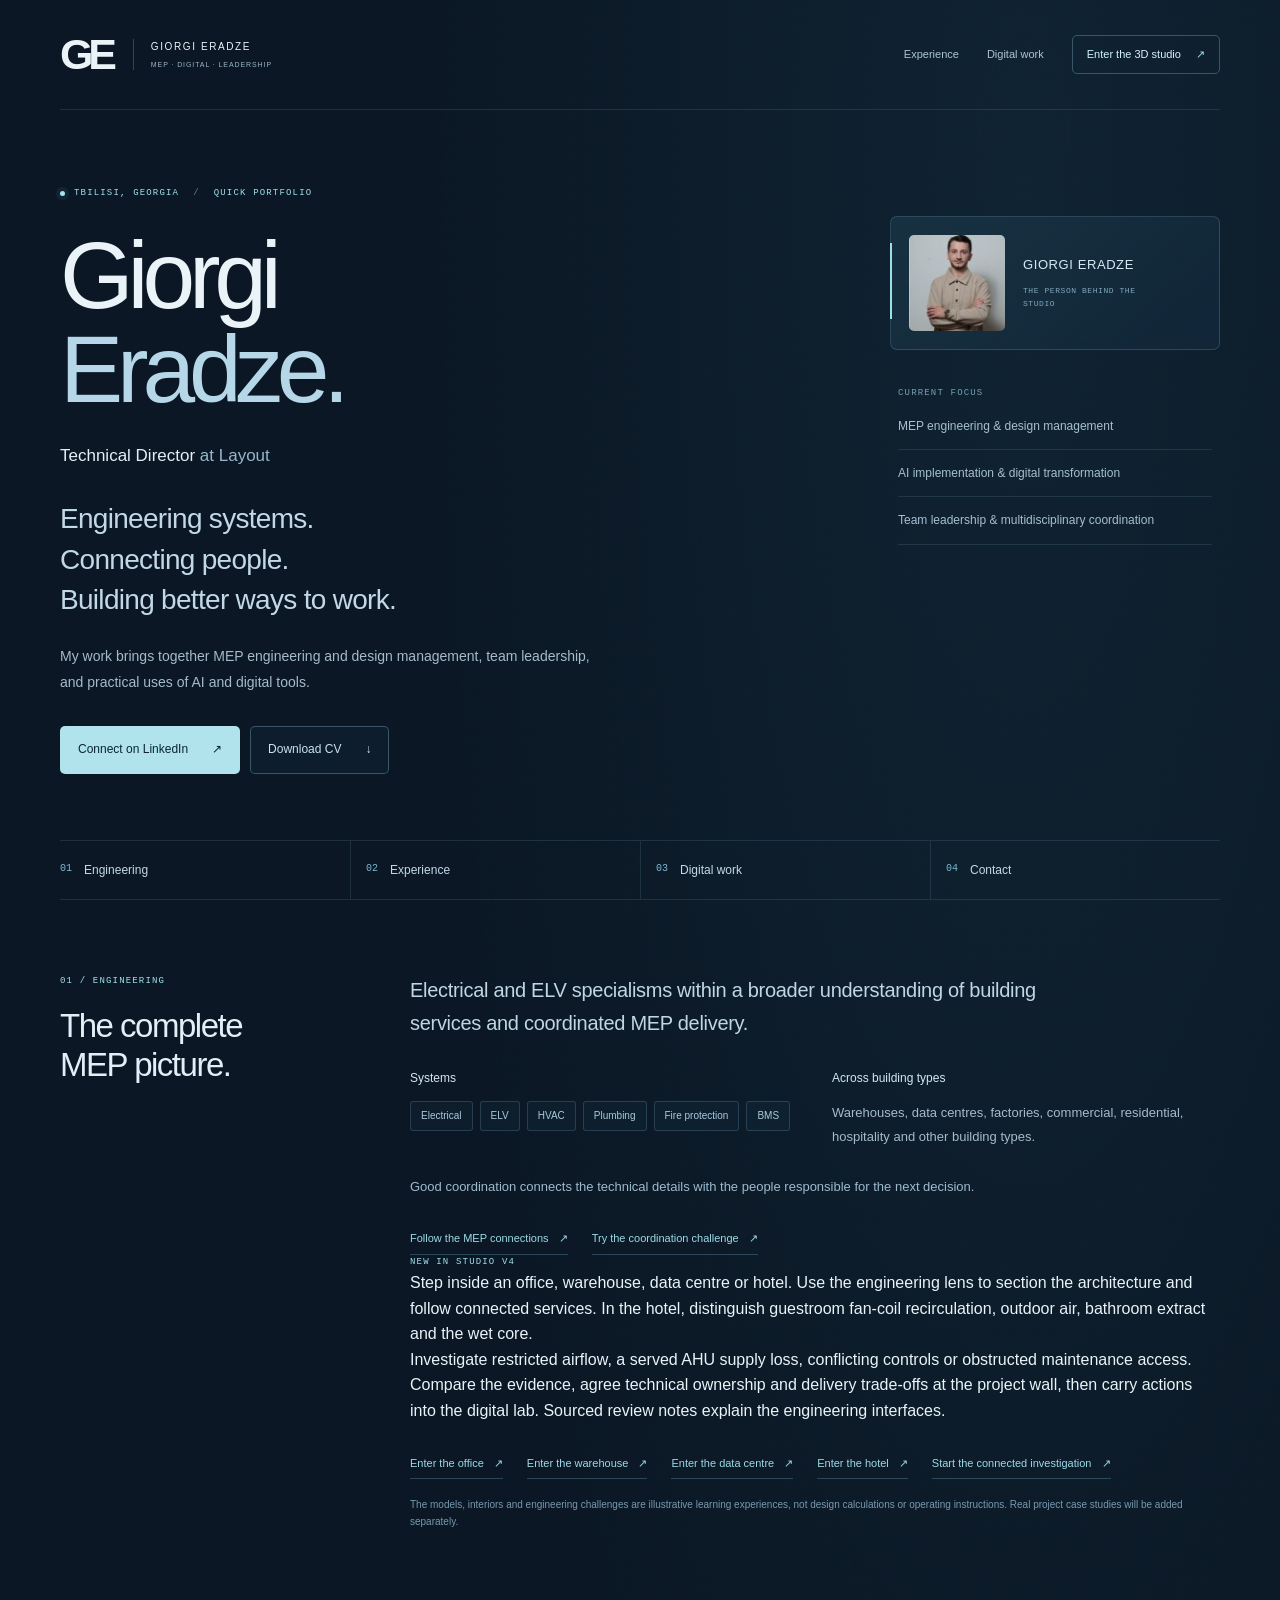
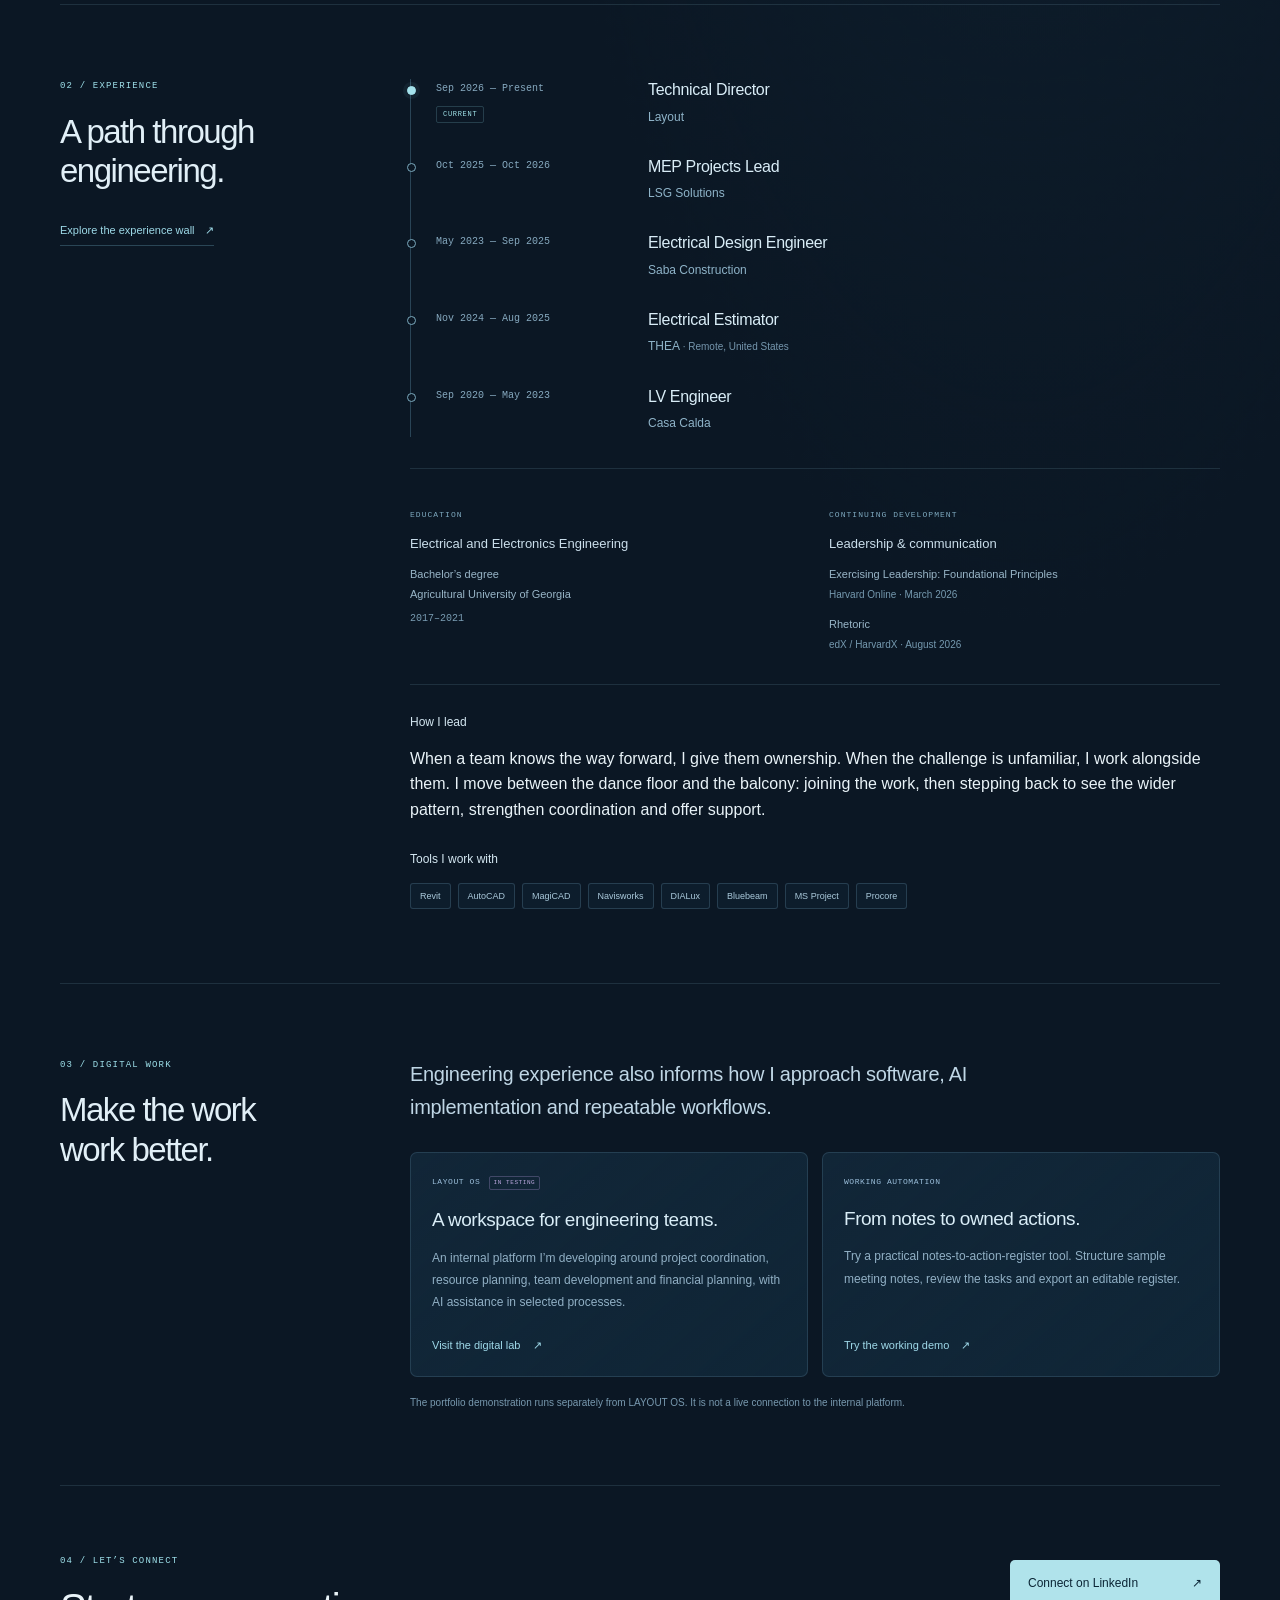
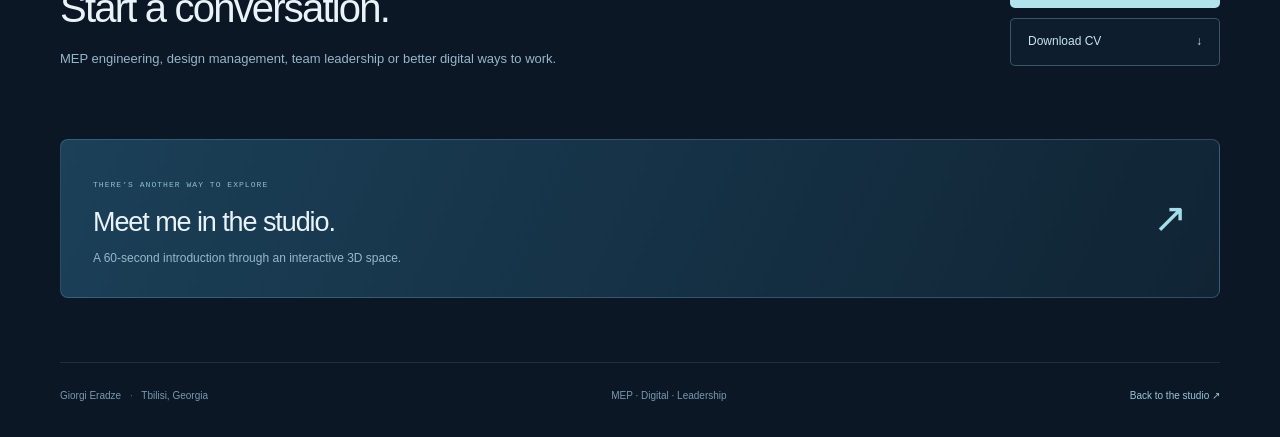
<file: profile.html>
<!doctype html>
<html lang="en">
<head>
  <meta charset="utf-8">
  <meta name="viewport" content="width=device-width, initial-scale=1">
  <meta name="theme-color" content="#0b1724">
  <meta name="description" content="Giorgi Eradze — Technical Director at Layout. MEP engineering, design management, team leadership and digital transformation. Explore his background and download his CV.">
  <title>Giorgi Eradze — Quick Portfolio</title>
  <link rel="stylesheet" href="profile.css">
</head>
<body>
  <a class="skip-link" href="#main">Skip to portfolio</a>
  <header class="site-header">
    <a class="identity" href="./" aria-label="Giorgi Eradze — open the 3D studio"><span class="monogram">GE</span><span>GIORGI ERADZE<small>MEP · DIGITAL · LEADERSHIP</small></span></a>
    <nav class="header-links" aria-label="Portfolio navigation"><a href="#experience">Experience</a><a href="#digital">Digital work</a><a class="studio-link" href="./">Enter the 3D studio <span aria-hidden="true">↗</span></a></nav>
  </header>

  <main id="main">
    <section class="hero" aria-labelledby="profile-name">
      <div class="hero-copy">
        <p class="eyebrow"><span class="status-dot" aria-hidden="true"></span> TBILISI, GEORGIA <span class="eyebrow-divider">/</span> QUICK PORTFOLIO</p>
        <h1 id="profile-name">Giorgi<br><span>Eradze.</span></h1>
        <p class="current-role">Technical Director <span>at Layout</span></p>
        <p class="hero-statement">Engineering systems.<br>Connecting people.<br>Building better ways to work.</p>
        <p class="intro">My work brings together MEP engineering and design management, team leadership, and practical uses of AI and digital tools.</p>
        <div class="actions"><a class="button button-primary" href="https://www.linkedin.com/in/giorgi-eradze-318353192/" target="_blank" rel="noopener noreferrer">Connect on LinkedIn <span aria-hidden="true">↗</span></a><a class="button button-secondary" href="./assets/giorgi-eradze-cv.pdf" download="Giorgi-Eradze-CV.pdf">Download CV <span aria-hidden="true">↓</span></a></div>
      </div>
      <aside class="hero-aside" aria-label="Portrait and focus areas">
        <figure class="portrait"><img src="./assets/giorgi-eradze.jpg" alt="Giorgi Eradze" width="96" height="96" fetchpriority="high"><figcaption><span>GIORGI ERADZE</span><span>THE PERSON BEHIND THE STUDIO</span></figcaption></figure>
        <div class="focus-list"><span class="small-label">CURRENT FOCUS</span><p>MEP engineering &amp; design management</p><p>AI implementation &amp; digital transformation</p><p>Team leadership &amp; multidisciplinary coordination</p></div>
      </aside>
    </section>

    <nav class="section-nav" aria-label="On this page"><a href="#engineering">01 <span>Engineering</span></a><a href="#experience">02 <span>Experience</span></a><a href="#digital">03 <span>Digital work</span></a><a href="#contact">04 <span>Contact</span></a></nav>

    <section class="content-section engineering-section" id="engineering" aria-labelledby="engineering-title">
      <div class="section-intro"><p class="eyebrow">01 / ENGINEERING</p><h2 id="engineering-title">The complete<br>MEP picture.</h2></div>
      <div class="section-body"><p class="section-lead">Electrical and ELV specialisms within a broader understanding of building services and coordinated MEP delivery.</p><div class="scope-grid"><div><h3>Systems</h3><ul class="tag-list" aria-label="Engineering systems"><li>Electrical</li><li>ELV</li><li>HVAC</li><li>Plumbing</li><li>Fire protection</li><li>BMS</li></ul></div><div><h3>Across building types</h3><p>Warehouses, data centres, factories, commercial, residential, hospitality and other building types.</p></div></div><p class="quiet-copy">Good coordination connects the technical details with the people responsible for the next decision.</p><div class="inline-links"><a href="./#connections">Follow the MEP connections <span aria-hidden="true">↗</span></a><a href="./#challenge">Try the coordination challenge <span aria-hidden="true">↗</span></a></div><p class="small-label">NEW IN STUDIO V4</p><p>Step inside an office, warehouse, data centre or hotel. Use the engineering lens to section the architecture and follow connected services. In the hotel, distinguish guestroom fan-coil recirculation, outdoor air, bathroom extract and the wet core.</p><p>Investigate restricted airflow, a served AHU supply loss, conflicting controls or obstructed maintenance access. Compare the evidence, agree technical ownership and delivery trade-offs at the project wall, then carry actions into the digital lab. Sourced review notes explain the engineering interfaces.</p><div class="inline-links"><a href="./#inside-office">Enter the office <span aria-hidden="true">↗</span></a><a href="./#inside-warehouse">Enter the warehouse <span aria-hidden="true">↗</span></a><a href="./#inside-datacentre">Enter the data centre <span aria-hidden="true">↗</span></a><a href="./#inside-hotel">Enter the hotel <span aria-hidden="true">↗</span></a><a href="./#mission">Start the connected investigation <span aria-hidden="true">↗</span></a></div><p class="caption">The models, interiors and engineering challenges are illustrative learning experiences, not design calculations or operating instructions. Real project case studies will be added separately.</p></div>
    </section>

    <section class="content-section" id="experience" aria-labelledby="experience-title">
      <div class="section-intro"><p class="eyebrow">02 / EXPERIENCE</p><h2 id="experience-title">A path through<br>engineering.</h2><a class="text-link" href="./#experience">Explore the experience wall <span aria-hidden="true">↗</span></a></div>
      <div class="section-body">
        <ol class="career-timeline">
          <li class="career-current"><div class="career-period"><time datetime="2026-09">Sep 2026</time> — Present<span class="current-badge">CURRENT</span></div><div><h3>Technical Director</h3><p class="organisation">Layout</p></div></li>
          <li><div class="career-period"><time datetime="2025-10">Oct 2025</time> — <time datetime="2026-10">Oct 2026</time></div><div><h3>MEP Projects Lead</h3><p class="organisation">LSG Solutions</p></div></li>
          <li><div class="career-period"><time datetime="2023-05">May 2023</time> — <time datetime="2025-09">Sep 2025</time></div><div><h3>Electrical Design Engineer</h3><p class="organisation">Saba Construction</p></div></li>
          <li><div class="career-period"><time datetime="2024-11">Nov 2024</time> — <time datetime="2025-08">Aug 2025</time></div><div><h3>Electrical Estimator</h3><p class="organisation">THEA <span>· Remote, United States</span></p></div></li>
          <li><div class="career-period"><time datetime="2020-09">Sep 2020</time> — <time datetime="2023-05">May 2023</time></div><div><h3>LV Engineer</h3><p class="organisation">Casa Calda</p></div></li>
        </ol>
        <div class="education-grid"><article><p class="small-label">EDUCATION</p><h3>Electrical and Electronics Engineering</h3><p>Bachelor’s degree<br>Agricultural University of Georgia</p><span class="detail-date">2017–2021</span></article><article><p class="small-label">CONTINUING DEVELOPMENT</p><h3>Leadership &amp; communication</h3><p>Exercising Leadership: Foundational Principles<br><span class="subtle">Harvard Online · March 2026</span></p><p>Rhetoric<br><span class="subtle">edX / HarvardX · August 2026</span></p></article></div>
        <div class="tools-row"><h3>How I lead</h3><p>When a team knows the way forward, I give them ownership. When the challenge is unfamiliar, I work alongside them. I move between the dance floor and the balcony: joining the work, then stepping back to see the wider pattern, strengthen coordination and offer support.</p></div>
        <div class="tools-row"><h3>Tools I work with</h3><ul class="tag-list tools-list"><li>Revit</li><li>AutoCAD</li><li>MagiCAD</li><li>Navisworks</li><li>DIALux</li><li>Bluebeam</li><li>MS Project</li><li>Procore</li></ul></div>
      </div>
    </section>

    <section class="content-section" id="digital" aria-labelledby="digital-title">
      <div class="section-intro"><p class="eyebrow">03 / DIGITAL WORK</p><h2 id="digital-title">Make the work<br>work better.</h2></div>
      <div class="section-body"><p class="section-lead">Engineering experience also informs how I approach software, AI implementation and repeatable workflows.</p><div class="digital-cards"><article><span class="small-label">LAYOUT OS <span class="testing-badge">IN TESTING</span></span><h3>A workspace for engineering teams.</h3><p>An internal platform I’m developing around project coordination, resource planning, team development and financial planning, with AI assistance in selected processes.</p><a href="./#lab">Visit the digital lab <span aria-hidden="true">↗</span></a></article><article><span class="small-label">WORKING AUTOMATION</span><h3>From notes to owned actions.</h3><p>Try a practical notes-to-action-register tool. Structure sample meeting notes, review the tasks and export an editable register.</p><a href="./#lab">Try the working demo <span aria-hidden="true">↗</span></a></article></div><p class="caption">The portfolio demonstration runs separately from LAYOUT OS. It is not a live connection to the internal platform.</p></div>
    </section>

    <section class="contact-section" id="contact" aria-labelledby="contact-title"><div><p class="eyebrow">04 / LET’S CONNECT</p><h2 id="contact-title">Start a conversation.</h2><p>MEP engineering, design management, team leadership or better digital ways to work.</p></div><div class="contact-actions"><a class="button button-primary" href="https://www.linkedin.com/in/giorgi-eradze-318353192/" target="_blank" rel="noopener noreferrer">Connect on LinkedIn <span aria-hidden="true">↗</span></a><a class="button button-secondary" href="./assets/giorgi-eradze-cv.pdf" download="Giorgi-Eradze-CV.pdf">Download CV <span aria-hidden="true">↓</span></a></div></section>

    <a class="studio-invitation" href="./#tour"><div><span class="small-label">THERE’S ANOTHER WAY TO EXPLORE</span><h2>Meet me in the studio.</h2><p>A 60-second introduction through an interactive 3D space.</p></div><span class="invitation-arrow" aria-hidden="true">↗</span></a>
  </main>
  <footer class="site-footer"><span>Giorgi Eradze <span class="footer-dot">·</span> Tbilisi, Georgia</span><span>MEP · Digital · Leadership</span><a href="./">Back to the studio <span aria-hidden="true">↗</span></a></footer>
</body>
</html>
</file>
<file: profile.css>
:root{color-scheme:dark;--bg:#0b1724;--panel:#112536;--text:#e9f3f8;--muted:#a4bbc9;--subtle:#7895a9;--accent:#9ee0ea;--line:#779eb32e;font-family:Inter,"Segoe UI",Arial,sans-serif;background:var(--bg);color:var(--text)}
*{box-sizing:border-box}html{scroll-behavior:smooth;scroll-padding-top:30px}body{margin:0;background:radial-gradient(ellipse at 80% 5%,#17364966,transparent 42%),var(--bg);font-size:16px;line-height:1.6}a{color:inherit;text-decoration:none}a:hover{color:#c5f4fc}a:focus-visible{outline:2px solid #b6f0f8;outline-offset:5px;border-radius:3px}img{max-width:100%;display:block}h1,h2,h3,p,figure{margin:0}button,a{-webkit-tap-highlight-color:transparent}main,.site-header,.site-footer{width:min(1160px,calc(100% - 96px));margin-inline:auto}.skip-link{position:fixed;top:12px;left:12px;z-index:100;padding:12px 18px;background:#b5e9f1;color:#092130;transform:translateY(-200%)}.skip-link:focus{transform:none}.site-header{display:flex;align-items:center;justify-content:space-between;gap:24px;min-height:110px;border-bottom:1px solid var(--line)}.identity{display:flex;gap:17px;align-items:center}.monogram{font-size:43px;font-weight:600;letter-spacing:-.12em;line-height:1;padding-right:4px}.identity>span:last-child{font-size:10px;line-height:1.6;letter-spacing:.16em;border-left:1px solid #6d8c9e66;padding-left:17px}.identity small{display:block;font-size:7px;letter-spacing:.13em;color:#9ab5c7;margin-top:4px}.header-links{display:flex;gap:28px;align-items:center;font-size:11px;color:#acc5d4}.header-links a{padding:12px 0}.header-links .studio-link{border:1px solid #75a5bc66;padding:10px 14px;border-radius:5px;color:#d4f3fa}.studio-link span{margin-left:12px;color:var(--accent)}.hero{display:grid;grid-template-columns:1fr 330px;gap:80px;padding:76px 0 66px;align-items:start}.eyebrow,.small-label{font-family:"SFMono-Regular",Consolas,"Liberation Mono",monospace;font-size:9px;letter-spacing:.13em;color:var(--accent);line-height:1.7}.eyebrow{display:flex;align-items:center;gap:9px}.eyebrow-divider{color:#5c8298;margin-inline:5px}.status-dot{width:5px;height:5px;border-radius:50%;background:#a1e5ed;box-shadow:0 0 0 4px #83c4db12}.hero h1{font-size:clamp(64px,7.4vw,102px);font-weight:500;line-height:.99;letter-spacing:-.065em;margin:28px 0 25px}.hero h1 span{color:#b5d7e8}.current-role{font-size:17px;font-weight:500;color:#e2eff6}.current-role span{font-weight:400;color:#95b6cc}.hero-statement{font-size:clamp(20px,2.2vw,28px);line-height:1.45;letter-spacing:-.025em;color:#c2d8e5;margin-top:30px}.intro{max-width:540px;color:var(--muted);font-size:14px;line-height:1.85;margin-top:23px}.actions{display:flex;flex-wrap:wrap;gap:10px;margin-top:30px}.button{display:inline-flex;align-items:center;justify-content:space-between;gap:24px;padding:13px 17px;border:1px solid transparent;border-radius:5px;min-height:48px;font-size:12px;font-weight:500;transition:background .15s,border-color .15s}.button-primary{background:#b0e3eb;color:#0b2535}.button-primary:hover{background:#c3edf3;color:#0b2535}.button-secondary{border-color:#7ca8be66;background:#18334744;color:#c7e5f1}.button-secondary:hover{border-color:#a4d6e6;background:#1f4055}.hero-aside{padding-top:30px}.portrait{position:relative;padding:12px;border:1px solid #6f99b044;border-radius:9px;background:linear-gradient(140deg,#2448596b,#112638)}.portrait:before{content:"";position:absolute;left:-1px;top:26px;width:2px;height:76px;background:var(--accent)}.portrait img{width:100%;height:auto;aspect-ratio:1/1;object-fit:cover;object-position:center;border-radius:3px;background:#173449}.portrait figcaption{display:flex;justify-content:space-between;gap:10px;padding:15px 3px 4px;font-family:Consolas,monospace;font-size:7px;letter-spacing:.06em;color:#82a9be}.portrait figcaption span:first-child{color:#b5d0e1}.focus-list{margin-top:27px;padding:0 8px}.focus-list .small-label{color:#769eb5}.focus-list p{padding:13px 0;border-bottom:1px solid var(--line);color:#a5c0d1;font-size:12px;line-height:1.7}.section-nav{display:grid;grid-template-columns:repeat(4,1fr);border-block:1px solid var(--line)}.section-nav a{display:flex;gap:12px;padding:22px 15px;border-left:1px solid var(--line);font:10px Consolas,monospace;color:#7bb9d1}.section-nav a:first-child{border-left:0;padding-left:0}.section-nav a span{font:12px Inter,"Segoe UI",sans-serif;color:#c4d9e6}.section-nav a:hover span{color:#ecfbff}.content-section{display:grid;grid-template-columns:280px 1fr;gap:70px;padding:74px 0;border-bottom:1px solid var(--line)}.section-intro h2{font-size:33px;font-weight:500;line-height:1.2;letter-spacing:-.045em;margin-top:17px;color:#e1eff7}.section-lead{font-size:20px;line-height:1.65;letter-spacing:-.015em;color:#bfd6e5;max-width:690px}.scope-grid{display:grid;grid-template-columns:1fr 1fr;gap:34px;margin:29px 0 25px}.scope-grid h3,.tools-row h3{font-size:12px;font-weight:500;color:#d4e7f1;margin-bottom:13px}.scope-grid p{font-size:13px;line-height:1.9;color:var(--muted)}.tag-list{list-style:none;margin:0;padding:0;display:flex;flex-wrap:wrap;gap:7px}.tag-list li{font-size:10px;line-height:1.4;color:#aac9db;border:1px solid #6c98b344;background:#15314544;padding:7px 10px;border-radius:3px}.quiet-copy{font-size:13px;line-height:1.85;color:#9dbbce}.inline-links{display:flex;flex-wrap:wrap;gap:13px 24px;margin-top:25px}.inline-links a,.text-link{font-size:11px;color:#9dd9e7;padding-block:6px;border-bottom:1px solid #72b3cb4d}.inline-links a span,.text-link span{margin-left:7px}.caption{font-size:10px;line-height:1.7;color:#7899af;margin-top:17px}.text-link{display:inline-block;line-height:1.7;margin-top:24px}.career-timeline{list-style:none;margin:0;padding:0}.career-timeline li{position:relative;display:grid;grid-template-columns:190px 1fr;gap:22px;padding:0 0 29px 25px;border-left:1px solid #4d798f77}.career-timeline li:before{content:"";position:absolute;left:-4px;top:7px;width:7px;height:7px;border:1px solid #7cabbf;background:var(--bg);border-radius:50%}.career-timeline li:last-child{padding-bottom:4px}.career-timeline .career-current:before{background:#a4e2ec;border-color:#a4e2ec;box-shadow:0 0 0 4px #8fd2df10}.career-period{font:10px/1.8 Consolas,monospace;color:#86a9bf;padding-top:1px}.current-badge{display:table;padding:1px 6px;margin-top:8px;color:#9fe1e7;font-size:7px;letter-spacing:.1em;border:1px solid #6faab744;border-radius:2px}.career-timeline h3{font-size:16px;font-weight:500;line-height:1.4;letter-spacing:-.02em;color:#d9edf7}.organisation{color:#8fb4c9;font-size:12px;margin-top:6px}.organisation span{color:#7697ae;font-size:10px}.education-grid{display:grid;grid-template-columns:1fr 1fr;gap:28px;padding:30px 0;margin-top:31px;border-block:1px solid var(--line)}.education-grid .small-label{color:#7ea9bf;font-size:8px}.education-grid h3{font-size:13px;font-weight:500;line-height:1.6;color:#cadeeb;margin-top:11px}.education-grid p{font-size:11px;line-height:1.85;color:#99b6c8;margin-top:9px}.detail-date{display:block;font:10px Consolas,monospace;color:#799cb2;margin-top:9px}.subtle{color:#7599af;font-size:10px}.tools-row{margin-top:28px}.tools-list li{font-size:9px;padding:6px 9px}.digital-cards{display:grid;grid-template-columns:1fr 1fr;gap:14px;margin-top:28px}.digital-cards article{border:1px solid #668ea63d;background:linear-gradient(140deg,#18354b80,#102637);border-radius:7px;padding:22px 21px;display:flex;flex-direction:column;align-items:start}.digital-cards .small-label{font-size:8px;color:#9cbfdb;letter-spacing:.07em}.testing-badge{display:inline-block;font-size:6px;color:#bca8df;border:1px solid #a38dca55;border-radius:2px;padding:1px 4px;margin-left:3px;white-space:nowrap}.digital-cards h3{font-size:19px;font-weight:500;line-height:1.4;letter-spacing:-.025em;margin:17px 0 13px;color:#d9edf7}.digital-cards p{font-size:12px;line-height:1.85;color:#91b0c5}.digital-cards a{font-size:11px;color:#9fd9e9;display:block;padding-top:23px;margin-top:auto}.digital-cards a span{margin-left:9px}.contact-section{display:grid;grid-template-columns:1fr auto;gap:60px;align-items:center;padding:68px 0}.contact-section h2{font-size:40px;font-weight:500;line-height:1.2;letter-spacing:-.045em;margin:15px 0}.contact-section p:not(.eyebrow){font-size:13px;line-height:1.85;color:#96b6cb;max-width:500px}.contact-actions{display:flex;flex-direction:column;gap:10px;min-width:210px}.studio-invitation{display:flex;gap:30px;align-items:center;justify-content:space-between;padding:29px 32px;border:1px solid #6ca0bc55;border-radius:8px;background:linear-gradient(115deg,#1b4058,#102434);margin-bottom:64px}.studio-invitation .small-label{font-size:8px;color:#8dbdd4}.studio-invitation h2{font-size:27px;font-weight:500;letter-spacing:-.04em;line-height:1.4;margin-top:9px}.studio-invitation p{font-size:12px;color:#97b7cd;margin-top:7px}.invitation-arrow{font-size:41px;color:#a4deea;font-weight:300}.site-footer{display:flex;align-items:center;justify-content:space-between;gap:20px;padding:25px 0 33px;border-top:1px solid var(--line);font-size:10px;color:#7799b0}.site-footer a{color:#98c6da}.footer-dot{padding-inline:6px;color:#48768f}
@media(max-width:1050px){main,.site-header,.site-footer{width:calc(100% - 64px)}.hero{grid-template-columns:1fr 280px;gap:48px;padding-top:58px}.hero h1{font-size:82px}.content-section{grid-template-columns:230px 1fr;gap:42px}.career-timeline li{grid-template-columns:1fr;gap:7px}.current-badge{display:inline-block;margin-top:0;margin-left:7px}.digital-cards{grid-template-columns:1fr}.digital-cards article{padding:22px}.digital-cards h3{margin-top:12px}.header-links{gap:19px}.education-grid{gap:20px}}
@media(max-width:760px){main,.site-header,.site-footer{width:calc(100% - 40px)}.site-header{min-height:87px;gap:12px}.identity{gap:10px}.monogram{font-size:34px}.identity>span:last-child{padding-left:10px;font-size:8px;letter-spacing:.1em}.identity small{font-size:5px}.header-links>a:not(.studio-link){display:none}.header-links .studio-link{font-size:9px;padding:10px}.studio-link span{margin-left:5px}.hero{grid-template-columns:1fr;gap:32px;padding:40px 0 37px}.eyebrow{font-size:8px;gap:7px}.hero h1{font-size:78px;margin-top:25px}.current-role{font-size:16px}.hero-statement{font-size:23px;margin-top:25px}.intro{font-size:13px}.actions{margin-top:25px}.button{font-size:11px;padding:12px 14px;gap:20px}.hero-aside{padding-top:0;display:grid;grid-template-columns:140px 1fr;gap:22px;align-items:start}.portrait{padding:6px;border-radius:5px}.portrait figcaption{padding:8px 1px 2px;font-size:6px}.portrait figcaption span:last-child{display:none}.focus-list{margin:0;padding:0}.focus-list .small-label{font-size:7px}.focus-list p{font-size:10px;line-height:1.6;padding:9px 0}.section-nav{grid-template-columns:repeat(2,1fr)}.section-nav a{min-height:49px;padding:15px 12px;font-size:8px;gap:10px}.section-nav a:nth-child(3){border-left:0;border-top:1px solid var(--line);padding-left:0}.section-nav a:nth-child(4){border-top:1px solid var(--line)}.section-nav a span{font-size:11px}.content-section{grid-template-columns:1fr;gap:26px;padding:44px 0}.section-intro h2{font-size:31px;margin-top:12px}.section-intro h2 br{display:none}.section-lead{font-size:18px;line-height:1.7}.scope-grid{gap:24px;margin-top:23px}.scope-grid p{font-size:12px}.tag-list li{font-size:9px;padding:6px 8px}.inline-links{gap:7px 17px}.inline-links a{font-size:10px;min-height:35px}.text-link{margin-top:15px}.career-timeline li{grid-template-columns:1fr;padding-left:22px;padding-bottom:25px;gap:6px}.career-timeline h3{font-size:16px}.career-period{font-size:9px}.organisation{font-size:12px}.education-grid{padding:24px 0;margin-top:26px;gap:24px}.education-grid h3{font-size:12px}.education-grid p{font-size:11px}.digital-cards{grid-template-columns:1fr;gap:12px;margin-top:24px}.digital-cards article{padding:21px}.digital-cards h3{font-size:20px}.contact-section{grid-template-columns:1fr;gap:25px;padding:43px 0}.contact-section h2{font-size:34px}.contact-actions{flex-direction:row;flex-wrap:wrap;min-width:0}.studio-invitation{padding:23px 20px;margin-bottom:40px;gap:15px}.studio-invitation h2{font-size:25px}.studio-invitation p{font-size:11px}.studio-invitation .small-label{font-size:7px}.invitation-arrow{font-size:34px}.site-footer{display:flex;flex-wrap:wrap;font-size:9px;padding:22px 0 29px;gap:12px}.site-footer>span:nth-child(2){display:none}}
@media(max-width:390px){main,.site-header,.site-footer{width:calc(100% - 30px)}.hero h1{font-size:70px}.hero-aside{grid-template-columns:125px 1fr;gap:17px}.scope-grid,.education-grid{grid-template-columns:1fr;gap:22px}.header-links .studio-link{font-size:8px;padding:9px 7px}.identity>span:last-child{font-size:7px}.contact-actions .button{flex:1;gap:12px}.contact-section h2{font-size:31px}}
@media(prefers-reduced-motion:reduce){html{scroll-behavior:auto}*{transition:none!important}}
@media print{:root{color-scheme:light}body{background:#fff;color:#111;font-size:10pt}.site-header,.section-nav,.hero-aside,.actions,.inline-links,.text-link,.digital-cards a,.contact-actions,.studio-invitation,.site-footer,.skip-link{display:none}main{width:100%;margin:0}.hero{display:block;padding:0 0 15pt}.hero h1{font-size:36pt;line-height:1.1;margin:10pt 0}.hero h1 br{display:none}.hero h1 span{color:#111}.current-role,.current-role span,.hero-statement,.intro,.section-lead,.scope-grid p,.quiet-copy,.career-timeline h3,.organisation,.organisation span,.career-period,.education-grid h3,.education-grid p,.detail-date,.subtle,.digital-cards h3,.digital-cards p,.contact-section p:not(.eyebrow),.caption{color:#222}.hero-statement{font-size:14pt;line-height:1.5;margin:12pt 0}.hero-statement br{display:none}.hero-statement br:after{content:" "}.content-section{display:block;padding:16pt 0;break-inside:avoid;border-color:#ccc}.section-intro h2{font-size:18pt;color:#111;margin:6pt 0 12pt}.section-intro h2 br{display:none}.eyebrow,.small-label,.education-grid .small-label{color:#445;letter-spacing:.05em}.section-lead{font-size:12pt}.tag-list li{color:#222;border-color:#ccc;background:none}.career-timeline li{padding-bottom:12pt}.career-period{color:#555}.current-badge{color:#444;border-color:#ccc}.digital-cards article{background:none;border-color:#ccc}.digital-cards .small-label,.testing-badge{color:#444}.contact-section{display:block;padding:16pt 0}.contact-section h2{font-size:18pt;color:#111}.tools-row h3,.scope-grid h3{color:#222}}
/* Keep the verified 100px source portrait close to its native size. */
@media screen{
  .portrait{display:flex;align-items:center;gap:18px;padding:18px;border-radius:7px}
  .portrait img{width:96px;height:96px;max-width:96px;flex:0 0 96px;aspect-ratio:1;object-fit:cover;border-radius:5px}
  .portrait figcaption{display:flex;flex-direction:column;justify-content:center;gap:9px;min-width:0;padding:0;font-size:8px;line-height:1.7;letter-spacing:.07em}
  .portrait figcaption span:first-child{font:500 13px/1.5 Inter,"Segoe UI",Arial,sans-serif;letter-spacing:.045em;color:#d5eaf5}
  .portrait figcaption span:last-child{display:block;max-width:16em;color:#80a7bd}
}
@media screen and (max-width:760px){
  .hero-aside{display:block}
  .portrait{gap:20px;padding:18px}
  .focus-list{margin-top:22px;padding:0 4px}
  .focus-list .small-label{font-size:8px}
  .focus-list p{font-size:12px;line-height:1.65;padding:11px 0}
}
</file>
